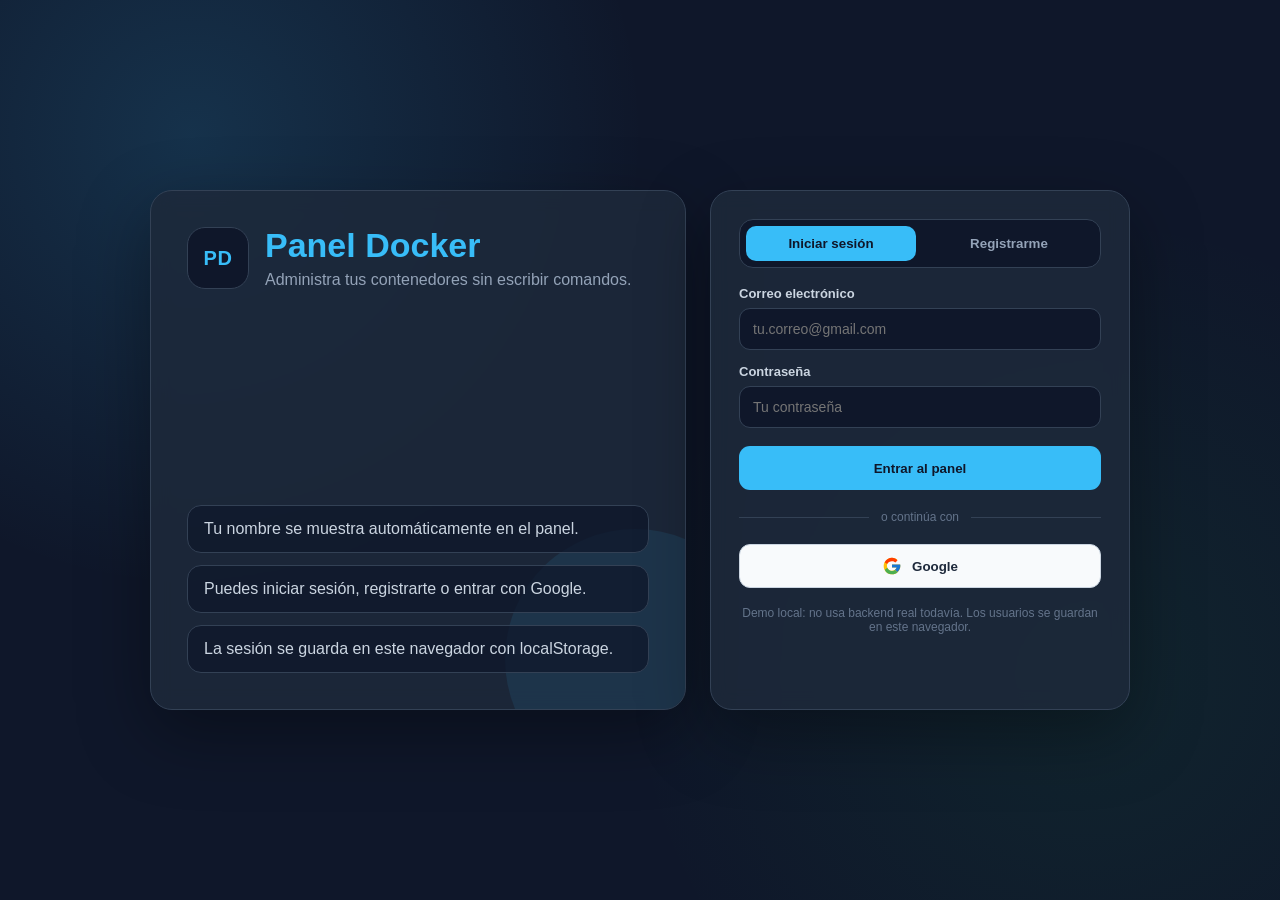
<file: index.html>
<!DOCTYPE html>
<html lang="es">
<head>
  <meta charset="UTF-8" />
  <meta name="viewport" contenido="width=device-width, initial-scale=1.0" />
  <title>Acceso — Panel Docker</title>
  <link rel="stylesheet" href="acceso.css" />
</head>
<body>
  <main class="pantalla-acceso">
    <section class="contenedor-acceso">
      <div class="info-acceso">
        <div class="marca-acceso">
          <span class="logo-acceso">PD</span>
          <div>
            <h1>Panel Docker</h1>
            <p>Administra tus contenedores sin escribir comandos.</p>
          </div>
        </div>

        <div class="caracteristicas">
          <p>Tu nombre se muestra automáticamente en el panel.</p>
          <p>Puedes iniciar sesión, registrarte o entrar con Google.</p>
          <p>La sesión se guarda en este navegador con localStorage.</p>
        </div>
      </div>

      <div class="tarjeta-acceso">
        <div class="pestanas" role="tablist">
          <button class="pestana active" type="button" data-pestana="login">Iniciar sesión</button>
          <button class="pestana" type="button" data-pestana="register">Registrarme</button>
        </div>

        <div class="mensaje" id="cajaMensaje" aria-live="polite"></div>

        <form class="formulario-acceso active" id="formularioLogin">
          <label>
            Correo electrónico
            <input type="email" id="loginCorreo" placeholder="tu.correo@gmail.com" autocomplete="email" required />
          </label>

          <label>
            Contraseña
            <input type="password" id="loginContrasena" placeholder="Tu contraseña" autocomplete="current-password" required />
          </label>

          <button type="submit" class="boton-primario">Entrar al panel</button>
        </form>

        <form class="formulario-acceso" id="formularioRegistro">
          <label>
            Nombre completo
            <input type="text" id="registroNombre" placeholder="Ej: Alejandro Estrada" autocomplete="name" required />
          </label>

          <label>
            Correo electrónico
            <input type="email" id="registroCorreo" placeholder="tu.correo@gmail.com" autocomplete="email" required />
          </label>

          <label>
            Contraseña
            <input type="password" id="registroContrasena" placeholder="Mínimo 6 caracteres" autocomplete="new-password" required />
          </label>

          <button type="submit" class="boton-primario">Crear cuenta</button>
        </form>

        <div class="divisor"><span>o continúa con</span></div>

        <button type="button" class="boton-google" id="botonGoogle">
          <svg class="icono-google" viewBox="0 0 48 48" width="20" height="20" aria-hidden="true">
            <path fill="#FFC107" d="M43.6 20.5H42V20.4H24v7.2h11.3c-1.6 4.6-6 7.9-11.3 7.9-6.7 0-12.1-5.4-12.1-12.1S17.3 11.3 24 11.3c3.1 0 5.9 1.2 8 3.1l5.1-5.1C33.9 6 29.2 4 24 4 12.9 4 4 12.9 4 24s8.9 20 20 20 20-8.9 20-20c0-1.2-.1-2.4-.4-3.5z"/>
            <path fill="#FF3D00" d="M6.3 14.7l5.9 4.3C13.8 15.6 18.5 12.5 24 12.5c3.1 0 5.9 1.2 8 3.1l5.1-5.1C33.9 6 29.2 4 24 4c-7.4 0-13.8 4.1-17.1 10.2z"/>
            <path fill="#4CAF50" d="M24 44c5.1 0 9.8-1.9 13.3-5.1l-6.1-5.2c-2 1.4-4.6 2.3-7.2 2.3-5.3 0-9.7-3.3-11.3-7.9l-6.1 4.7C9.5 39.5 16.2 44 24 44z"/>
            <path fill="#1976D2" d="M43.6 20.5H42V20.4H24v7.2h11.3c-.8 2.3-2.3 4.3-4.1 5.6l6.1 5.2C39.6 36.1 44 30.6 44 24c0-1.2-.1-2.4-.4-3.5z"/>
          </svg>
          <span>Google</span>
        </button>

        <p class="pista-acceso">
          Demo local: no usa backend real todavía. Los usuarios se guardan en este navegador.
        </p>
      </div>
    </section>
  </main>

  <script src="sesion.js"></script>
  <script>
    // si ya hay sesion iniciada nos vamos derecho a perfiles
    if (obtenerUsuario()) window.location.href = 'perfiles.html';

    const pestanas = document.querySelectorAll('.pestana');
    const formularios = {
      login: document.getElementById('formularioLogin'),
      register: document.getElementById('formularioRegistro')
    };
    const cajaMensaje = document.getElementById('cajaMensaje');

    function mostrarMensaje(texto, tipo = 'error') {
      cajaMensaje.textContent = texto;
      cajaMensaje.className = `mensaje show ${tipo}`;
    }

    pestanas.forEach(pestana => {
      pestana.addEventListener('click', () => {
        pestanas.forEach(p => p.classList.remove('active'));
        Object.values(formularios).forEach(f => f.classList.remove('active'));
        pestana.classList.add('active');
        formularios[pestana.dataset.pestana].classList.add('active');
        cajaMensaje.className = 'mensaje';
        cajaMensaje.textContent = '';
      });
    });

    formularios.login.addEventListener('submit', (e) => {
      e.preventDefault();
      const resultado = iniciarSesion(
        document.getElementById('loginCorreo').value,
        document.getElementById('loginContrasena').value
      );

      if (!resultado.ok) return mostrarMensaje(resultado.mensaje);
      window.location.href = 'perfiles.html';
    });

    formularios.register.addEventListener('submit', (e) => {
      e.preventDefault();
      const resultado = registrarUsuario({
        nombre: document.getElementById('registroNombre').value,
        correo: document.getElementById('registroCorreo').value,
        contrasena: document.getElementById('registroContrasena').value
      });

      if (!resultado.ok) return mostrarMensaje(resultado.mensaje);
      mostrarMensaje('Cuenta creada correctamente. Entrando al panel…', 'ok');
      setTimeout(() => window.location.href = 'perfiles.html', 600);
    });

    document.getElementById('botonGoogle').addEventListener('click', () => {
      loginGoogleFalso('perfiles.html');
    });
  </script>
</body>
</html>
</file>
<file: acceso.css>
/* ====== Login mejorado ====== */
* { box-sizing: border-box; margin: 0; padding: 0; }
html, body { min-height: 100%; }
body {
  font-family: 'Inter', -apple-system, BlinkMacSystemFont, 'Segoe UI', sans-serif;
  background: #0f172a;
  color: #e2e8f0;
}

.pantalla-acceso {
  min-height: 100vh;
  display: grid;
  place-items: center;
  padding: 28px;
  background:
    radial-gradient(circle at 15% 15%, rgba(56,189,248,.16), transparent 34%),
    radial-gradient(circle at 85% 75%, rgba(34,197,94,.08), transparent 36%),
    #0f172a;
}

.contenedor-acceso {
  width: min(980px, 100%);
  display: grid;
  grid-template-columns: 1fr 420px;
  gap: 24px;
  align-items: stretch;
}

.info-acceso,
.tarjeta-acceso {
  background: rgba(30,41,59,.86);
  border: 1px solid #334155;
  border-radius: 22px;
  box-shadow: 0 24px 70px rgba(0,0,0,.35);
  backdrop-filter: blur(10px);
}

.info-acceso {
  padding: 36px;
  display: flex;
  flex-direction: column;
  justify-content: space-between;
  min-height: 520px;
  overflow: hidden;
  position: relative;
}
.info-acceso::after {
  content: "";
  position: absolute;
  right: -80px;
  bottom: -80px;
  width: 260px;
  height: 260px;
  border-radius: 50%;
  background: rgba(56,189,248,.09);
}
.marca-acceso {
  display: flex;
  align-items: center;
  gap: 16px;
  position: relative;
  z-index: 1;
}
.logo-acceso {
  width: 62px;
  height: 62px;
  display: grid;
  place-items: center;
  background: #0f172a;
  border: 1px solid #334155;
  border-radius: 18px;
  font-size: 20px;
  font-weight: 700;
  letter-spacing: 0.5px;
  color: #38bdf8;
}
.marca-acceso h1 {
  color: #38bdf8;
  font-size: 34px;
  line-height: 1.1;
}
.marca-acceso p {
  color: #94a3b8;
  margin-top: 6px;
}

.caracteristicas {
  display: grid;
  gap: 12px;
  position: relative;
  z-index: 1;
}
.caracteristicas p {
  padding: 14px 16px;
  background: rgba(15,23,42,.72);
  border: 1px solid #334155;
  border-radius: 14px;
  color: #cbd5e1;
}

.tarjeta-acceso {
  padding: 28px;
}

.pestanas {
  display: grid;
  grid-template-columns: 1fr 1fr;
  gap: 8px;
  background: #0f172a;
  border: 1px solid #334155;
  padding: 6px;
  border-radius: 14px;
  margin-bottom: 18px;
}
.pestana {
  border: none;
  border-radius: 10px;
  padding: 10px 8px;
  cursor: pointer;
  background: transparent;
  color: #94a3b8;
  font-family: inherit;
  font-weight: 700;
}
.pestana.active {
  background: #38bdf8;
  color: #0f172a;
}

.formulario-acceso {
  display: none;
  flex-direction: column;
  gap: 14px;
}
.formulario-acceso.active { display: flex; }

.formulario-acceso label {
  display: flex;
  flex-direction: column;
  gap: 7px;
  color: #cbd5e1;
  font-size: 13px;
  font-weight: 600;
}
.formulario-acceso input {
  width: 100%;
  padding: 12px 13px;
  border-radius: 11px;
  border: 1px solid #334155;
  background: #0f172a;
  color: #f8fafc;
  font-size: 14px;
  font-family: inherit;
}
.formulario-acceso input:focus {
  outline: none;
  border-color: #38bdf8;
  box-shadow: 0 0 0 3px rgba(56,189,248,.13);
}

.boton-primario,
.boton-google {
  width: 100%;
  min-height: 44px;
  border-radius: 11px;
  border: none;
  cursor: pointer;
  font-family: inherit;
  font-weight: 800;
  transition: transform .12s, opacity .2s;
}
.boton-primario {
  background: #38bdf8;
  color: #0f172a;
  margin-top: 4px;
}
.boton-primario:hover,
.boton-google:hover { opacity: .92; }
.boton-primario:active,
.boton-google:active { transform: scale(.98); }

.divisor {
  display: flex;
  align-items: center;
  gap: 12px;
  color: #64748b;
  font-size: 12px;
  margin: 20px 0;
}
.divisor::before,
.divisor::after {
  content: "";
  flex: 1;
  height: 1px;
  background: #334155;
}

.boton-google {
  display: flex;
  align-items: center;
  justify-content: center;
  gap: 10px;
  background: #f8fafc;
  color: #1e293b;
  border: 1px solid #cbd5e1;
}

.mensaje {
  display: none;
  padding: 11px 12px;
  border-radius: 11px;
  margin-bottom: 14px;
  font-size: 13px;
  text-align: center;
}
.mensaje.show { display: block; }
.mensaje.error {
  background: rgba(239,68,68,.13);
  border: 1px solid rgba(239,68,68,.35);
  color: #fecaca;
}
.mensaje.ok {
  background: rgba(34,197,94,.13);
  border: 1px solid rgba(34,197,94,.35);
  color: #bbf7d0;
}

.pista-acceso {
  margin-top: 18px;
  color: #64748b;
  font-size: 12px;
  text-align: center;
}

@media (max-width: 860px) {
  .contenedor-acceso { grid-template-columns: 1fr; }
  .info-acceso { min-height: auto; }
}
@media (max-width: 480px) {
  .pantalla-acceso { padding: 16px; }
  .tarjeta-acceso, .info-acceso { padding: 22px; }
  .marca-acceso h1 { font-size: 26px; }
}
</file>
<file: base.css>
/* ============================================
   base.css — estilos COMPARTIDOS entre vistas
   (barra-superior, barra-lateral, estructura, botones, panel, footer)
   Cada vista además carga su propio CSS con los
   estilos que le pertenecen solo a ella.
   ============================================ */

:root {
  --fondo: #0f172a;
  --fondo-panel: #1e293b;
  --borde: #334155;
  --texto: #e2e8f0;
  --texto-fuerte: #f1f5f9;
  --tenue: #94a3b8;
  --tenue-2: #64748b;
  --acento: #38bdf8;
  --acento-tinta: #0f172a;
  --peligro: #ef4444;
  --secundario: #475569;
  --exito: #4ade80;
  --exito-fondo: rgba(34,197,94,.15);
  --apagado-fondo: rgba(148,163,184,.15);
  --advertencia: #fbbf24;
}
body.tema-claro {
  --fondo: #f1f5f9;
  --fondo-panel: #ffffff;
  --borde: #e2e8f0;
  --texto: #1e293b;
  --texto-fuerte: #0f172a;
  --tenue: #475569;
  --tenue-2: #64748b;
  --acento: #0284c7;
  --acento-tinta: #ffffff;
  --peligro: #dc2626;
  --secundario: #64748b;
  --exito: #16a34a;
  --exito-fondo: rgba(22,163,74,.12);
  --apagado-fondo: rgba(100,116,139,.12);
  --advertencia: #d97706;
}

/* ====== Base ====== */
* { box-sizing: border-box; margin: 0; padding: 0; }
html, body { height: 100%; }
body {
  font-family: 'Inter', -apple-system, BlinkMacSystemFont, 'Segoe UI', sans-serif;
  background: var(--fondo);
  color: var(--texto);
  line-height: 1.5;
  transition: background .2s, color .2s;
}

/* ====== Barra superior ====== */
.barra-superior {
  display: flex;
  justify-content: space-between;
  align-items: center;
  padding: 16px 24px;
  background: var(--fondo-panel);
  border-bottom: 1px solid var(--borde);
  position: sticky;
  top: 0;
  z-index: 10;
}
.marca { display: flex; align-items: center; gap: 10px; }
.logo {
  font-size: 15px;
  font-weight: 700;
  letter-spacing: 0.5px;
  color: var(--acento-tinta);
  background: var(--acento);
  padding: 5px 8px;
  border-radius: 8px;
}
.marca h1 { font-size: 20px; color: var(--acento); font-weight: 700; }
.usuario { display: flex; align-items: center; gap: 12px; }
.nombre-usuario { font-size: 14px; color: var(--tenue); }
.avatar {
  width: 36px; height: 36px; border-radius: 50%;
  background: var(--acento); color: var(--acento-tinta);
  display: flex; align-items: center; justify-content: center;
  font-weight: 700;
}
.enlace-salir {
  font-size: 13px;
  color: var(--tenue);
  text-decoration: none;
  border: 1px solid var(--borde);
  padding: 6px 10px;
  border-radius: 8px;
  transition: color .2s, border-color .2s;
  cursor: pointer;
  background: transparent;
  font-family: inherit;
}
.enlace-salir:hover { color: var(--texto-fuerte); border-color: var(--acento); }

/* ====== Layout ====== */
.estructura { display: flex; min-height: calc(100vh - 64px - 60px); }

/* ====== Menú lateral ====== */
.barra-lateral {
  width: 240px;
  background: var(--fondo-panel);
  padding: 20px 12px;
  border-right: 1px solid var(--borde);
  display: flex;
  flex-direction: column;
  justify-content: space-between;
}
.barra-lateral nav { display: flex; flex-direction: column; gap: 4px; }
.item-nav {
  padding: 10px 14px;
  border-radius: 8px;
  color: var(--texto);
  text-decoration: none;
  font-size: 14px;
  transition: background .2s;
  display: block;
}
.item-nav:hover { background: var(--borde); }
.item-nav.active { background: var(--acento); color: var(--acento-tinta); font-weight: 600; }

.caja-perfil {
  margin-top: 20px;
  padding: 14px;
  background: var(--fondo);
  border-radius: 10px;
  border: 1px solid var(--borde);
}
.etiqueta-perfil { font-size: 11px; color: var(--tenue-2); text-transform: uppercase; letter-spacing: 1px; }
.nombre-perfil { font-size: 15px; font-weight: 600; margin-top: 4px; color: var(--texto-fuerte); }
.pista-perfil { font-size: 12px; color: var(--tenue-2); margin-top: 6px; }

/* ====== Contenido (contenedor genérico) ====== */
.contenido { flex: 1; padding: 28px; overflow-y: auto; }
.portada h2 { font-size: 28px; color: var(--texto-fuerte); }
.subtitulo { color: var(--tenue); margin-top: 4px; font-size: 14px; }

/* ====== Botones (usados en todas las vistas) ====== */
.boton {
  border: none;
  padding: 8px 14px;
  font-size: 13px;
  font-weight: 600;
  border-radius: 8px;
  cursor: pointer;
  font-family: inherit;
  transition: opacity .2s, transform .1s;
}
.boton:hover { opacity: .9; }
.boton:active { transform: scale(.97); }
.boton-primario { background: var(--acento); color: var(--acento-tinta); }
.boton-peligro { background: var(--peligro); color: white; }
.boton-secundario { background: var(--secundario); color: white; }
.boton-fantasma { background: transparent; color: var(--texto); border: 1px solid var(--borde); }
.boton-grande { padding: 12px 22px; font-size: 15px; margin-top: 12px; }

/* ====== Panel genérico (contenedor de tarjeta grande) ====== */
.panel {
  background: var(--fondo-panel);
  border: 1px solid var(--borde);
  border-radius: 14px;
  padding: 22px;
  margin-top: 24px;
}
.panel h2 { font-size: 20px; color: var(--texto-fuerte); margin-bottom: 4px; }

/* ====== Footer ====== */
.footer {
  text-align: center;
  padding: 20px;
  color: var(--tenue-2);
  font-size: 13px;
  border-top: 1px solid var(--borde);
  background: var(--fondo-panel);
}

/* ====== Toasts (notificaciones) ====== */
#contenedorAvisos {
  position: fixed;
  bottom: 20px;
  right: 20px;
  display: flex;
  flex-direction: column;
  gap: 10px;
  z-index: 999;
}
.aviso {
  background: var(--fondo-panel);
  border: 1px solid var(--borde);
  border-left: 4px solid var(--acento);
  color: var(--texto-fuerte);
  padding: 12px 16px;
  border-radius: 8px;
  font-size: 13px;
  box-shadow: 0 10px 30px rgba(0,0,0,.35);
  opacity: 0;
  transform: translateX(20px);
  transition: opacity .25s, transform .25s;
  max-width: 280px;
}
.aviso.show { opacity: 1; transform: translateX(0); }
.aviso-ok { border-left-color: var(--exito); }
.aviso-warn { border-left-color: var(--advertencia); }

/* ====== Móvil ====== */
@media (max-width: 768px) {
  .estructura { flex-direction: column; }
  .barra-lateral { width: 100%; border-right: none; border-bottom: 1px solid var(--borde); }
  .barra-lateral nav { flex-direction: row; overflow-x: auto; }
  .item-nav { white-space: nowrap; }
  .caja-perfil { display: none; }
  .contenido { padding: 18px; }
  .portada h2 { font-size: 22px; }
}
</file>
<file: ajustes.css>
/* ====== Solo para la vista Ajustes ====== */
.subtitulo-panel {
  font-size: 16px;
  color: var(--texto-fuerte);
  margin-bottom: 16px;
}

/* --- Tarjeta de cuenta --- */
.fila-cuenta {
  display: flex;
  align-items: center;
  gap: 14px;
}
.avatar-cuenta {
  width: 44px; height: 44px; border-radius: 50%;
  background: var(--acento); color: var(--acento-tinta);
  display: flex; align-items: center; justify-content: center;
  font-weight: 700; font-size: 16px;
  flex-shrink: 0;
}
.nombre-cuenta { font-size: 15px; font-weight: 600; color: var(--texto-fuerte); }
.correo-cuenta { font-size: 13px; color: var(--tenue); margin-top: 2px; }
.insignia-cuenta {
  margin-left: auto;
  font-size: 12px;
  font-weight: 600;
  color: var(--exito);
  background: var(--exito-fondo);
  padding: 4px 10px;
  border-radius: 20px;
  white-space: nowrap;
}

/* --- Filas de preferencias --- */
.fila-ajuste {
  display: flex;
  align-items: center;
  justify-content: space-between;
  gap: 16px;
  padding: 14px 0;
  border-top: 1px solid var(--borde);
}
.fila-ajuste:first-of-type { border-top: none; padding-top: 0; }
.titulo-ajuste { font-size: 14px; color: var(--texto-fuerte); font-weight: 600; }
.desc-ajuste { font-size: 12px; color: var(--tenue-2); margin-top: 3px; }

/* --- Switch (toggle) --- */
.interruptor {
  position: relative;
  display: inline-block;
  width: 42px;
  height: 24px;
  flex-shrink: 0;
}
.interruptor input { opacity: 0; width: 0; height: 0; }
.interruptor-control {
  position: absolute;
  cursor: pointer;
  inset: 0;
  background: var(--borde);
  border-radius: 999px;
  transition: background .2s;
}
.interruptor-control::before {
  content: "";
  position: absolute;
  height: 18px; width: 18px;
  left: 3px; bottom: 3px;
  background: var(--texto-fuerte);
  border-radius: 50%;
  transition: transform .2s;
}
.interruptor input:checked + .interruptor-control { background: var(--acento); }
.interruptor input:checked + .interruptor-control::before { transform: translateX(18px); }
</file>
<file: crear-perfil.css>
/* ====== Solo para la vista Construir Imagen ====== */
.form { display: flex; flex-direction: column; gap: 14px; margin-top: 4px; }
.form label {
  display: flex; flex-direction: column; gap: 6px;
  font-size: 13px; color: var(--texto);
}
.form input {
  padding: 10px 12px;
  background: var(--fondo);
  border: 1px solid var(--borde);
  border-radius: 8px;
  color: var(--texto-fuerte);
  font-size: 14px;
  font-family: inherit;
}
.form input:focus { outline: none; border-color: var(--acento); }

.vista-previa {
  background: var(--fondo);
  border: 1px dashed var(--borde);
  border-radius: 8px;
  padding: 12px;
  font-size: 13px;
}
.etiqueta-vista-previa { display: block; color: var(--tenue-2); margin-bottom: 6px; font-size: 12px; }
.vista-previa code {
  font-family: 'Fira Code', 'Courier New', monospace;
  color: var(--acento);
  word-break: break-all;
}
.vista-previa code b { color: var(--advertencia); font-weight: 600; }

#botonCrear:disabled { opacity: .6; cursor: not-allowed; }

.registros {
  background: var(--fondo);
  border: 1px solid var(--borde);
  border-radius: 8px;
  padding: 14px;
  margin-top: 12px;
  font-family: 'Fira Code', 'Courier New', monospace;
  font-size: 13px;
  max-height: 220px;
  overflow-y: auto;
}
.registros p { padding: 4px 0; color: var(--texto); }
.registro-hora { color: var(--tenue-2); margin-right: 10px; }
.registro-ok { color: var(--exito); }
</file>
<file: perfiles.css>
/* ====== Solo para la vista Mis Aplicaciones ====== */
.tarjetas {
  display: grid;
  grid-template-columns: repeat(auto-fill, minmax(280px, 1fr));
  gap: 16px;
  margin: 24px 0;
}
.tarjeta {
  background: var(--fondo-panel);
  border: 1px solid var(--borde);
  border-radius: 14px;
  padding: 18px;
  transition: transform .2s, border-color .2s;
}
.tarjeta:hover { transform: translateY(-2px); border-color: var(--acento); }
.tarjeta-encabezado { display: flex; justify-content: space-between; align-items: center; margin-bottom: 6px; }
.tarjeta h3 { font-size: 16px; color: var(--texto-fuerte); }
.tarjeta-desc { font-size: 13px; color: var(--tenue); margin-bottom: 14px; }
.tarjeta-acciones { display: flex; flex-wrap: wrap; gap: 8px; }

.estado { font-size: 12px; font-weight: 600; padding: 3px 8px; border-radius: 20px; }
.estado-activo { background: var(--exito-fondo); color: var(--exito); }
.estado-inactivo { background: var(--apagado-fondo); color: var(--tenue); }
</file>
<file: registros.css>
/* ====== Solo para la vista Ver Registros ====== */
.etiqueta-selector-registro {
  display: block;
  font-size: 12px;
  color: var(--tenue-2);
  margin-bottom: 6px;
}
.selector-registro {
  padding: 9px 12px;
  background: var(--fondo);
  border: 1px solid var(--borde);
  border-radius: 8px;
  color: var(--texto-fuerte);
  font-size: 14px;
  font-family: inherit;
  margin-bottom: 16px;
}
.selector-registro:focus { outline: none; border-color: var(--acento); }

.registros {
  background: var(--fondo);
  border: 1px solid var(--borde);
  border-radius: 8px;
  padding: 14px;
  font-family: 'Fira Code', 'Courier New', monospace;
  font-size: 13px;
  max-height: 320px;
  overflow-y: auto;
}
.registros p { padding: 4px 0; color: var(--texto); }
.registro-hora { color: var(--tenue-2); margin-right: 10px; }
.registro-ok { color: var(--exito); }
.registro-warn { color: var(--advertencia); }
</file>
